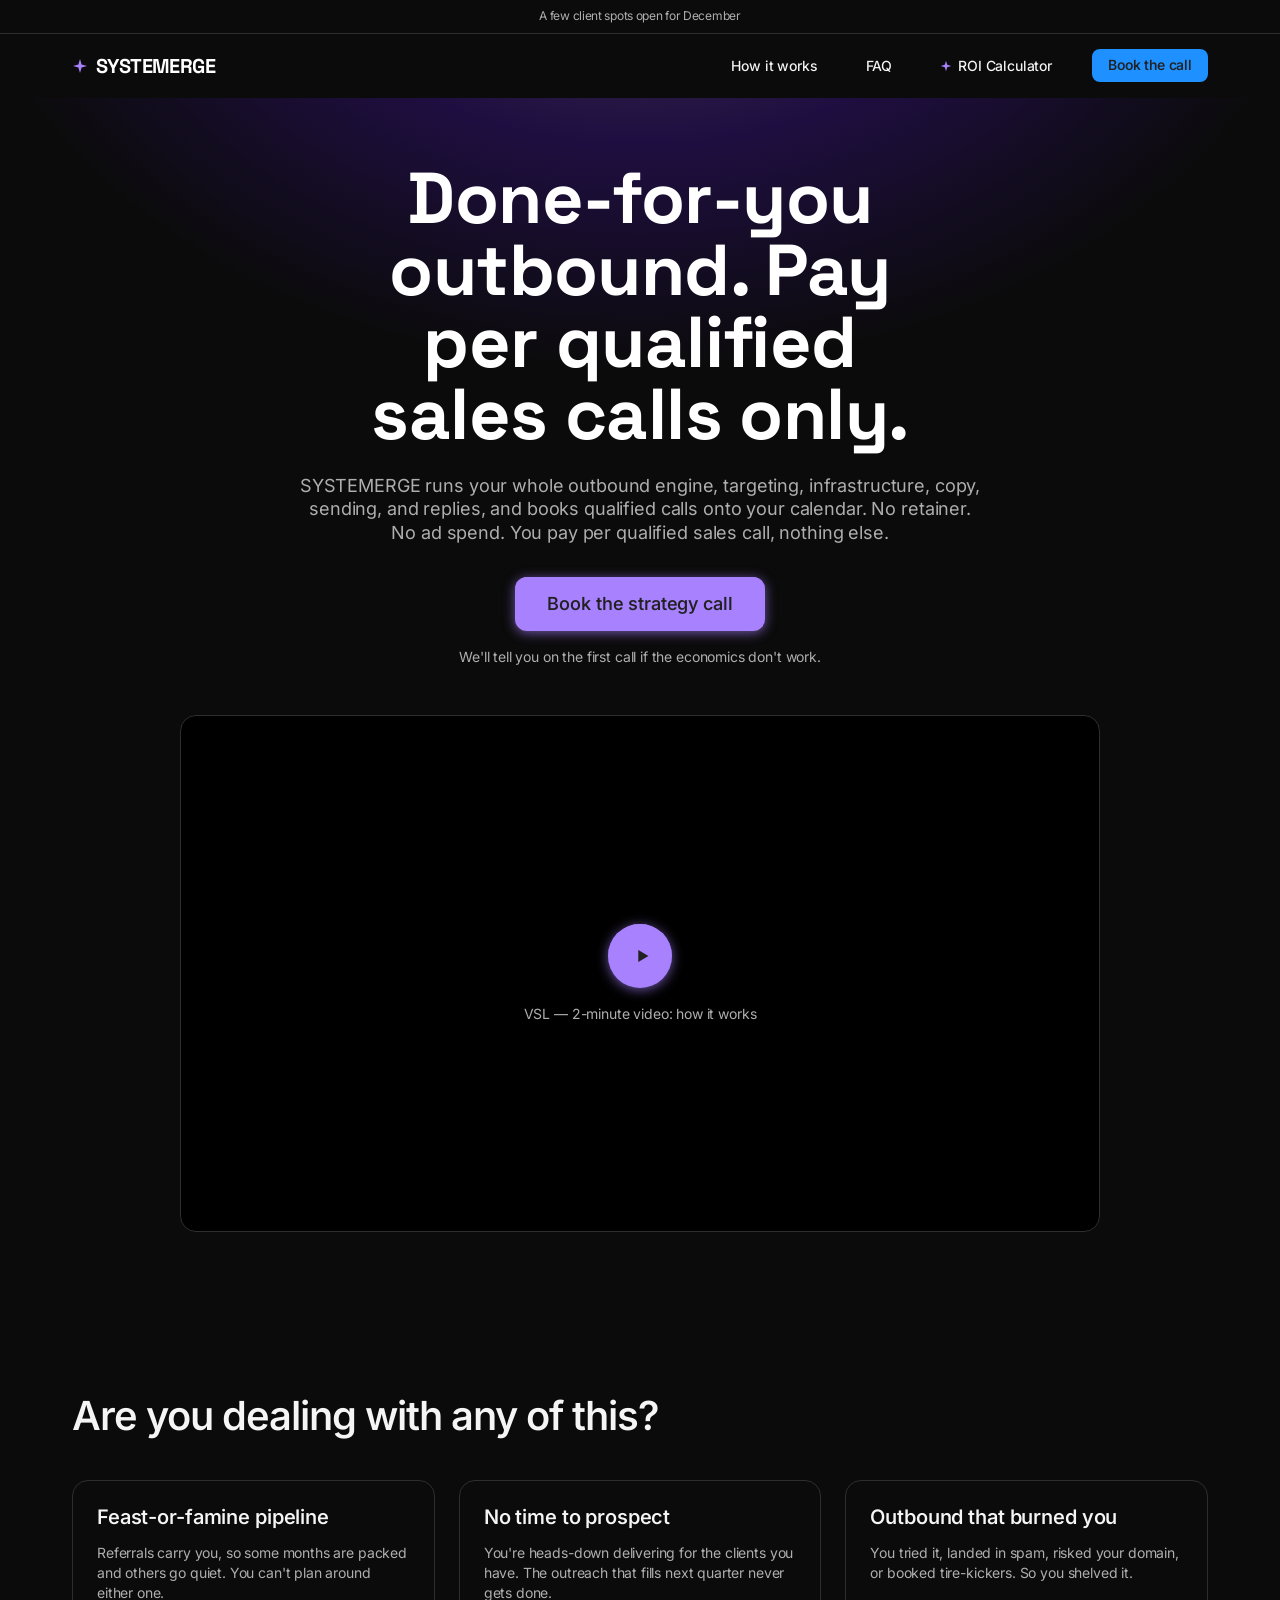
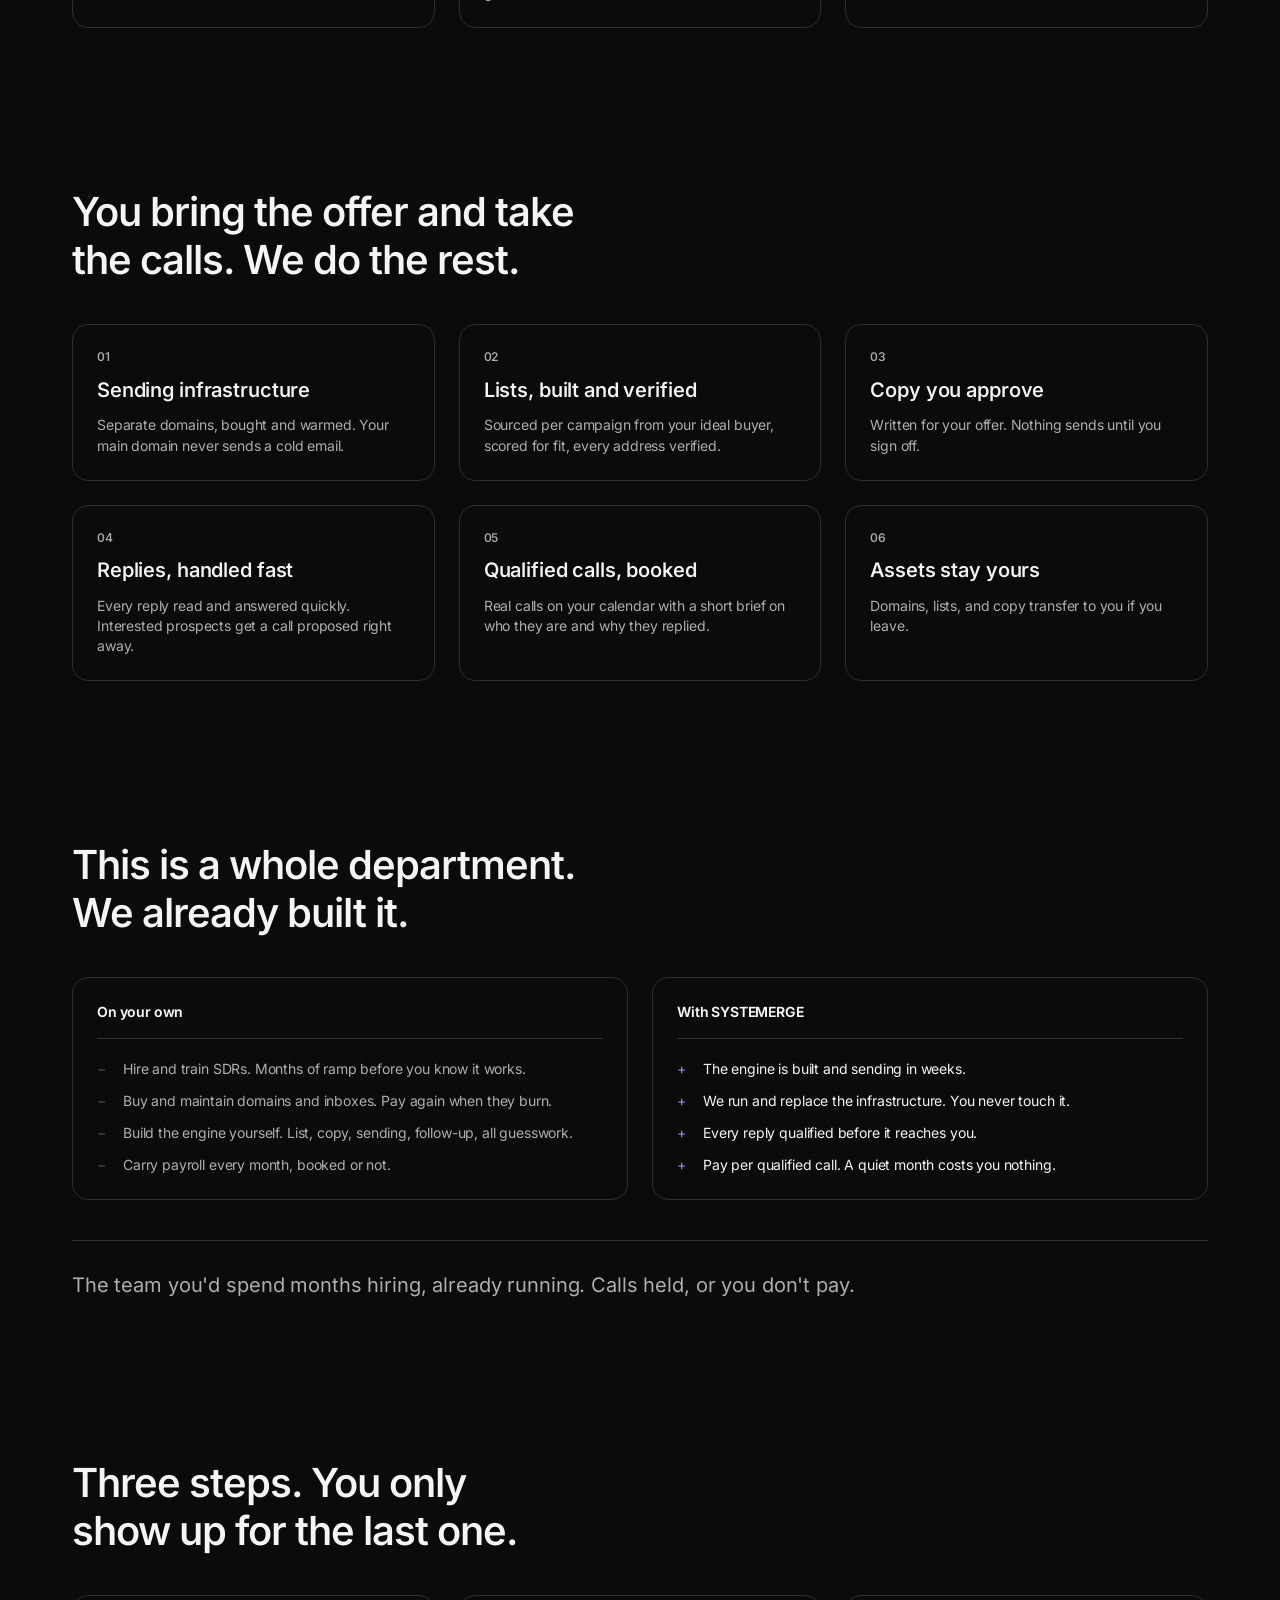
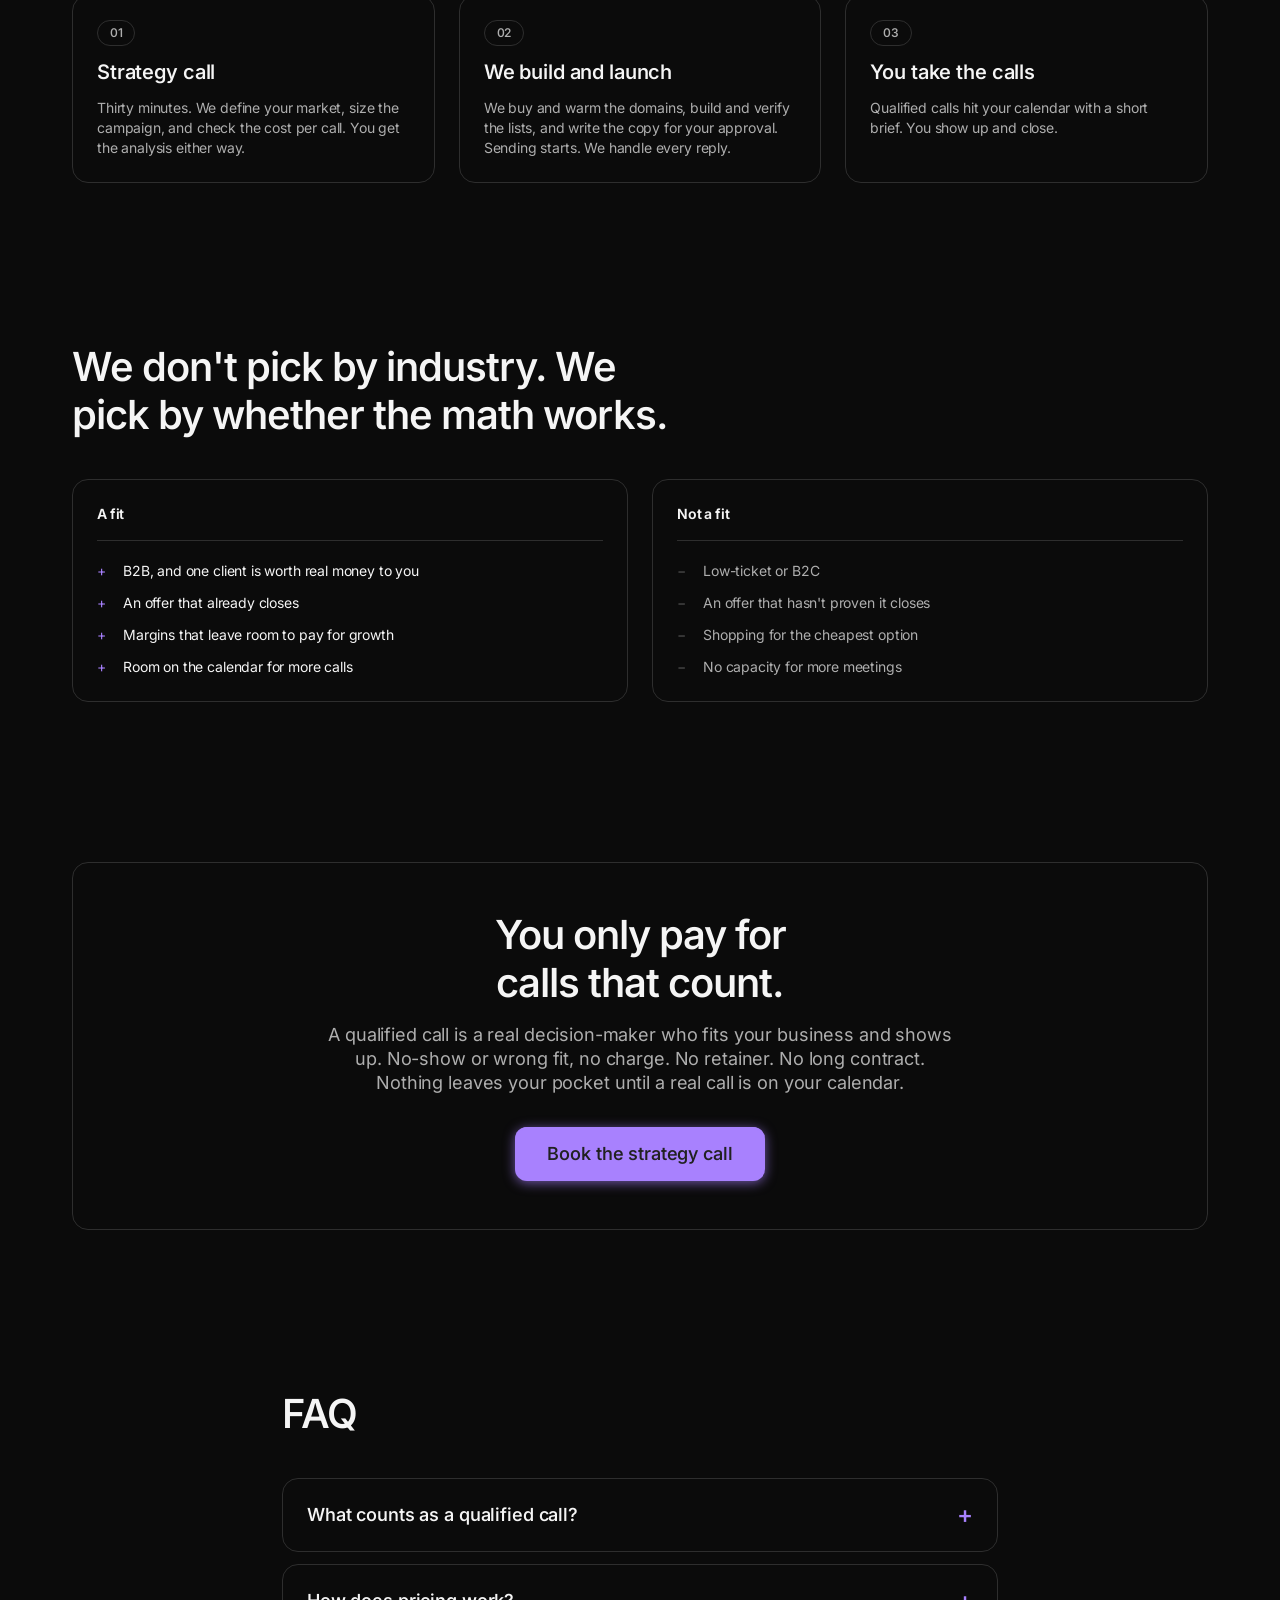
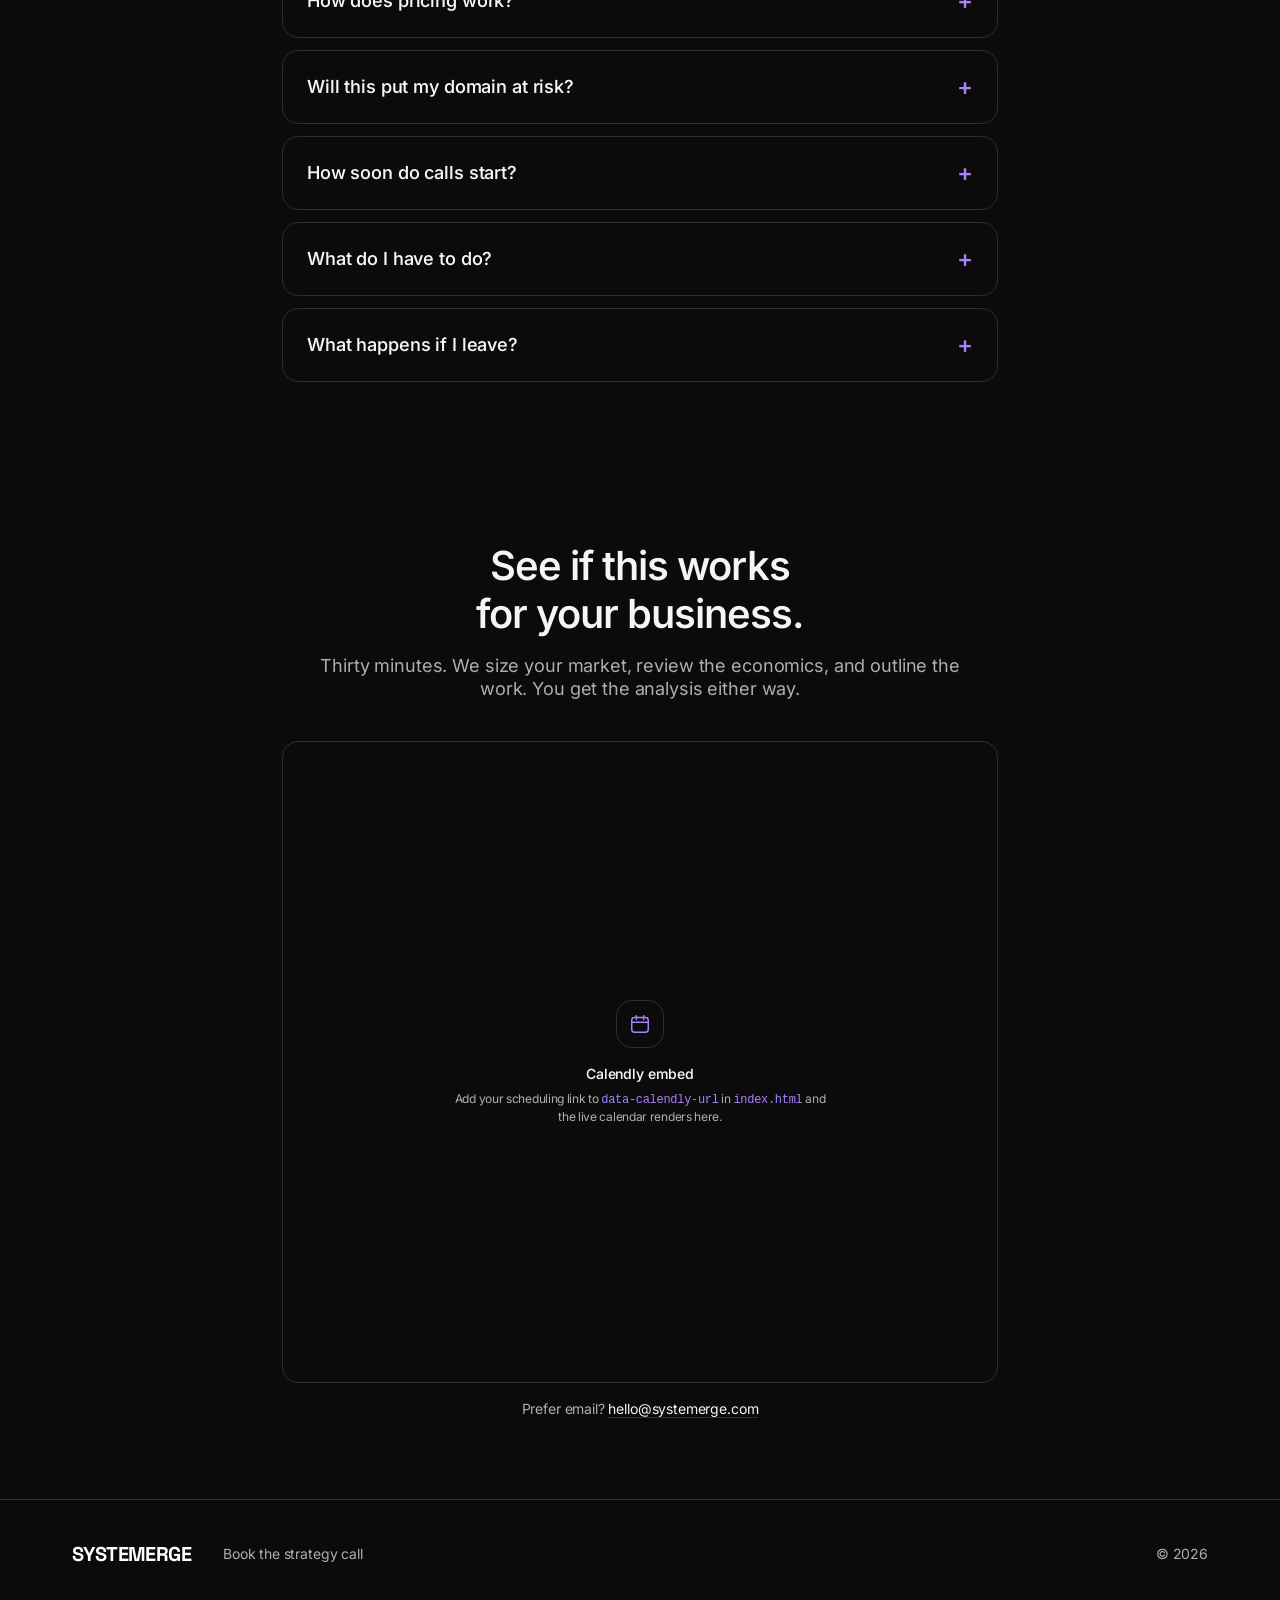
<file: index.html>
<!DOCTYPE html>
<html lang="en">
<head>
<meta charset="utf-8">
<meta name="viewport" content="width=device-width, initial-scale=1">
<title>SYSTEMERGE — Done-for-you outbound. Pay per qualified sales calls only.</title>
<meta name="description" content="SYSTEMERGE runs your whole outbound engine — targeting, infrastructure, copy, sending and replies — and books qualified calls onto your calendar. No retainer. Pay per qualified sales calls only.">
<meta name="theme-color" content="#0b0b0b">

<meta property="og:type" content="website">
<meta property="og:title" content="SYSTEMERGE — Done-for-you outbound">
<meta property="og:description" content="We run your whole outbound engine and book qualified calls onto your calendar. No retainer. Pay per qualified sales calls only.">

<link rel="icon" href="data:image/svg+xml,<svg xmlns='http://www.w3.org/2000/svg' viewBox='0 0 32 32'><rect width='32' height='32' rx='8' fill='%230b0b0b'/><path d='M16 6l2.6 7.4L26 16l-7.4 2.6L16 26l-2.6-7.4L6 16l7.4-2.6z' fill='%23a881fe'/></svg>">

<link rel="preload" href="assets/fonts/inter-latin.woff2" as="font" type="font/woff2" crossorigin>
<link rel="preload" href="assets/fonts/space-grotesk-latin.woff2" as="font" type="font/woff2" crossorigin>
<link rel="stylesheet" href="assets/styles.css">

<!-- Reveal-on-scroll starts elements at opacity 0, so gate it on JS being
     available. Without this the page renders blank when scripts are off. -->
<script>document.documentElement.classList.add("js");</script>
</head>
<body>

<a class="skip-link" href="#main">Skip to content</a>

<!-- ============================== TOP BAR ============================== -->
<div class="announce">
  <div class="container announce-inner">
    <span>A few client spots open for <span data-current-month>this month</span></span>
  </div>
</div>

<header class="site-header" id="top">
  <div class="container header-inner">
    <a class="brand" href="#top" aria-label="SYSTEMERGE — home">
      <svg class="sparkle" width="16" height="16" viewBox="0 0 32 32" fill="currentColor" aria-hidden="true">
        <path d="M16 2l3.2 10.8L30 16l-10.8 3.2L16 30l-3.2-10.8L2 16l10.8-3.2z"/>
      </svg>
      SYSTEMERGE
    </a>

    <nav class="nav" aria-label="Primary">
      <a href="#process">How it works</a>
      <a href="#faq">FAQ</a>
      <a href="roi-calculator.html">
        <svg class="sparkle" width="12" height="12" viewBox="0 0 32 32" fill="currentColor" aria-hidden="true">
          <path d="M16 2l3.2 10.8L30 16l-10.8 3.2L16 30l-3.2-10.8L2 16l10.8-3.2z"/>
        </svg>
        ROI Calculator
      </a>
      <a class="btn btn-utility" href="#book" data-book>Book the call</a>
    </nav>

    <button class="nav-toggle" type="button" aria-expanded="false" aria-controls="mobile-nav" aria-label="Open menu">
      <span></span><span></span>
    </button>
  </div>

  <nav class="mobile-nav" id="mobile-nav" aria-label="Mobile" hidden>
    <a href="#process">How it works</a>
    <a href="#faq">FAQ</a>
    <a href="roi-calculator.html">ROI Calculator</a>
    <a class="btn btn-utility" href="#book" data-book>Book the call</a>
  </nav>
</header>

<main id="main">

  <!-- ================================ HERO ================================ -->
  <section class="hero">
    <div class="container hero-inner">
      <h1 class="hero-title reveal"><span class="nowrap">Done-for-you</span> outbound. Pay per qualified sales calls only.</h1>

      <p class="hero-sub reveal">
        SYSTEMERGE runs your whole outbound engine, targeting, infrastructure, copy, sending, and
        replies, and books qualified calls onto your calendar. No retainer. No ad spend. You pay
        per qualified sales call, nothing else.
      </p>

      <div class="hero-actions reveal">
        <a class="btn btn-primary btn-lg" href="#book" data-book>Book the strategy call</a>
      </div>
      <p class="micro center reveal">We'll tell you on the first call if the economics don't work.</p>

      <!--
        VSL: drop your embed URL into data-vsl-src (YouTube / Vimeo / Loom embed URL).
        Example: data-vsl-src="https://www.youtube.com/embed/XXXXXXXXXXX"
        Leaving it empty shows the styled placeholder below.
      -->
      <div class="vsl reveal" data-vsl data-vsl-src="">
        <button class="vsl-placeholder" type="button" data-vsl-play>
          <span class="vsl-play" aria-hidden="true">
            <svg viewBox="0 0 24 24" width="22" height="22" fill="currentColor"><path d="M8 5.5v13l11-6.5-11-6.5Z"/></svg>
          </span>
          <span class="vsl-label">VSL — 2-minute video: how it works</span>
        </button>
      </div>
    </div>
  </section>

  <!-- ============================ CLIENT LOGOS ============================
       Add client logos once you have them, then delete this comment wrapper
       to make the strip visible. Until then it stays out of the page.

  <section class="logos">
    <div class="container">
      <p class="logos-label">Trusted by</p>
      <ul class="logo-strip">
        <li><img src="assets/logos/client-1.svg" alt="Client name"></li>
        <li><img src="assets/logos/client-2.svg" alt="Client name"></li>
        <li><img src="assets/logos/client-3.svg" alt="Client name"></li>
        <li><img src="assets/logos/client-4.svg" alt="Client name"></li>
      </ul>
    </div>
  </section>

  ====================================================================== -->

  <!-- ============================= PAIN POINTS ============================= -->
  <section class="section" id="pain">
    <div class="container">
      <h2 class="section-title reveal">Are you dealing with any of this?</h2>

      <div class="grid grid-3">
        <article class="card reveal">
          <h3>Feast-or-famine pipeline</h3>
          <p>Referrals carry you, so some months are packed and others go quiet. You can't plan around either one.</p>
        </article>
        <article class="card reveal">
          <h3>No time to prospect</h3>
          <p>You're heads-down delivering for the clients you have. The outreach that fills next quarter never gets done.</p>
        </article>
        <article class="card reveal">
          <h3>Outbound that burned you</h3>
          <p>You tried it, landed in spam, risked your domain, or booked tire-kickers. So you shelved it.</p>
        </article>
      </div>
    </div>
  </section>

  <!-- =============================== WHY US =============================== -->
  <section class="section" id="why">
    <div class="container">
      <h2 class="section-title reveal">You bring the offer and take the calls. We do the rest.</h2>

      <div class="grid grid-3">
        <article class="card reveal">
          <span class="card-idx">01</span>
          <h3>Sending infrastructure</h3>
          <p>Separate domains, bought and warmed. Your main domain never sends a cold email.</p>
        </article>
        <article class="card reveal">
          <span class="card-idx">02</span>
          <h3>Lists, built and verified</h3>
          <p>Sourced per campaign from your ideal buyer, scored for fit, every address verified.</p>
        </article>
        <article class="card reveal">
          <span class="card-idx">03</span>
          <h3>Copy you approve</h3>
          <p>Written for your offer. Nothing sends until you sign off.</p>
        </article>
        <article class="card reveal">
          <span class="card-idx">04</span>
          <h3>Replies, handled fast</h3>
          <p>Every reply read and answered quickly. Interested prospects get a call proposed right away.</p>
        </article>
        <article class="card reveal">
          <span class="card-idx">05</span>
          <h3>Qualified calls, booked</h3>
          <p>Real calls on your calendar with a short brief on who they are and why they replied.</p>
        </article>
        <article class="card reveal">
          <span class="card-idx">06</span>
          <h3>Assets stay yours</h3>
          <p>Domains, lists, and copy transfer to you if you leave.</p>
        </article>
      </div>
    </div>
  </section>

  <!-- ============================ BUILD VS BUY ============================ -->
  <section class="section" id="build-vs-buy">
    <div class="container">
      <h2 class="section-title reveal">This is a whole department. We already built it.</h2>

      <div class="compare">
        <article class="compare-col reveal">
          <h3 class="compare-head">On your own</h3>
          <ul class="list list-cross">
            <li>Hire and train SDRs. Months of ramp before you know it works.</li>
            <li>Buy and maintain domains and inboxes. Pay again when they burn.</li>
            <li>Build the engine yourself. List, copy, sending, follow-up, all guesswork.</li>
            <li>Carry payroll every month, booked or not.</li>
          </ul>
        </article>

        <article class="compare-col compare-hot reveal">
          <h3 class="compare-head">With SYSTEMERGE</h3>
          <ul class="list list-check">
            <li>The engine is built and sending in weeks.</li>
            <li>We run and replace the infrastructure. You never touch it.</li>
            <li>Every reply qualified before it reaches you.</li>
            <li>Pay per qualified call. A quiet month costs you nothing.</li>
          </ul>
        </article>
      </div>

      <p class="section-note reveal">
        The team you'd spend months hiring, already running. Calls held, or you don't pay.
      </p>
    </div>
  </section>

  <!-- =============================== PROCESS =============================== -->
  <section class="section" id="process">
    <div class="container">
      <h2 class="section-title reveal">Three steps. You only show up for the last one.</h2>

      <ol class="steps">
        <li class="step reveal">
          <span class="step-num">01</span>
          <h3>Strategy call</h3>
          <p>Thirty minutes. We define your market, size the campaign, and check the cost per call. You get the analysis either way.</p>
        </li>
        <li class="step reveal">
          <span class="step-num">02</span>
          <h3>We build and launch</h3>
          <p>We buy and warm the domains, build and verify the lists, and write the copy for your approval. Sending starts. We handle every reply.</p>
        </li>
        <li class="step reveal">
          <span class="step-num">03</span>
          <h3>You take the calls</h3>
          <p>Qualified calls hit your calendar with a short brief. You show up and close.</p>
        </li>
      </ol>
    </div>
  </section>

  <!-- ============================ WHO THIS IS FOR ============================ -->
  <section class="section" id="fit">
    <div class="container">
      <h2 class="section-title reveal">We don't pick by industry. We pick by whether the math works.</h2>

      <div class="compare">
        <article class="compare-col compare-hot reveal">
          <h3 class="compare-head">A fit</h3>
          <ul class="list list-check">
            <li>B2B, and one client is worth real money to you</li>
            <li>An offer that already closes</li>
            <li>Margins that leave room to pay for growth</li>
            <li>Room on the calendar for more calls</li>
          </ul>
        </article>

        <article class="compare-col reveal">
          <h3 class="compare-head">Not a fit</h3>
          <ul class="list list-cross">
            <li>Low-ticket or B2C</li>
            <li>An offer that hasn't proven it closes</li>
            <li>Shopping for the cheapest option</li>
            <li>No capacity for more meetings</li>
          </ul>
        </article>
      </div>
    </div>
  </section>

  <!-- ============================ RISK REVERSAL ============================ -->
  <section class="section" id="guarantee">
    <div class="container">
      <div class="risk reveal">
        <h2 class="risk-title">You only pay for calls that count.</h2>
        <p class="risk-body">
          A qualified call is a real decision-maker who fits your business and shows up. No-show or
          wrong fit, no charge. No retainer. No long contract. Nothing leaves your pocket until a
          real call is on your calendar.
        </p>
        <a class="btn btn-primary btn-lg" href="#book" data-book>Book the strategy call</a>
      </div>
    </div>
  </section>

  <!-- ================================= FAQ ================================= -->
  <section class="section" id="faq">
    <div class="container container-narrow">
      <h2 class="section-title reveal">FAQ</h2>

      <div class="faq">
        <details class="faq-item reveal">
          <summary>What counts as a qualified call?</summary>
          <div class="faq-body">
            <p>A real decision-maker at a company that matches the profile we agree on, and who shows up. If a booked call doesn't fit, you flag it and it doesn't count. We only bill for calls that are held.</p>
          </div>
        </details>

        <details class="faq-item reveal">
          <summary>How does pricing work?</summary>
          <div class="faq-body">
            <p>Performance-based. You pay per qualified call, not a retainer, plus a small setup fee that covers your domains and inboxes. Exact numbers depend on your market and what a client is worth to you. We set them on the call.</p>
          </div>
        </details>

        <details class="faq-item reveal">
          <summary>Will this put my domain at risk?</summary>
          <div class="faq-body">
            <p>No. Your main domain never sends. We run separate warmed domains with conservative limits and daily monitoring.</p>
          </div>
        </details>

        <details class="faq-item reveal">
          <summary>How soon do calls start?</summary>
          <div class="faq-body">
            <p>Two to three weeks to build and warm everything. Then sending begins. Interested replies come in the first weeks, calls shortly after.</p>
          </div>
        </details>

        <details class="faq-item reveal">
          <summary>What do I have to do?</summary>
          <div class="faq-body">
            <p>A short onboarding call, then approve the copy and lists. After that, you take the calls.</p>
          </div>
        </details>

        <details class="faq-item reveal">
          <summary>What happens if I leave?</summary>
          <div class="faq-body">
            <p>You keep the assets. Domains, lists, and copy transfer to you.</p>
          </div>
        </details>
      </div>
    </div>
  </section>

  <!-- =============================== BOOKING =============================== -->
  <section class="section section-center" id="book">
    <div class="container container-narrow">
      <h2 class="section-title reveal">See if this works for your business.</h2>
      <p class="section-sub reveal">
        Thirty minutes. We size your market, review the economics, and outline the work.
        You get the analysis either way.
      </p>

      <!--
        CALENDLY: paste your scheduling link into data-calendly-url below, e.g.
        data-calendly-url="https://calendly.com/systemerge/strategy-call"
        Leaving it empty shows the styled placeholder instead.
      -->
      <div class="calendly reveal" data-calendly data-calendly-url="">
        <div class="calendly-placeholder">
          <span class="calendly-icon" aria-hidden="true">
            <svg viewBox="0 0 24 24" width="22" height="22" fill="none" stroke="currentColor" stroke-width="1.6" stroke-linecap="round">
              <rect x="3" y="5" width="18" height="16" rx="3"></rect>
              <path d="M8 3v4M16 3v4M3 10h18"></path>
            </svg>
          </span>
          <p class="calendly-title">Calendly embed</p>
          <p class="calendly-note">Add your scheduling link to <code>data-calendly-url</code> in <code>index.html</code> and the live calendar renders here.</p>
        </div>
      </div>

      <p class="micro center reveal">
        Prefer email? <a href="mailto:hello@systemerge.com" data-contact-email>hello@systemerge.com</a>
      </p>
    </div>
  </section>

</main>

<!-- ================================ FOOTER ================================ -->
<footer class="site-footer">
  <div class="container footer-inner">
    <a class="brand" href="#top">SYSTEMERGE</a>
    <a href="#book" data-book>Book the strategy call</a>
    <p class="copyright">&copy; <span data-current-year>2026</span></p>
  </div>
</footer>

<script src="assets/main.js" defer></script>
</body>
</html>
</file>
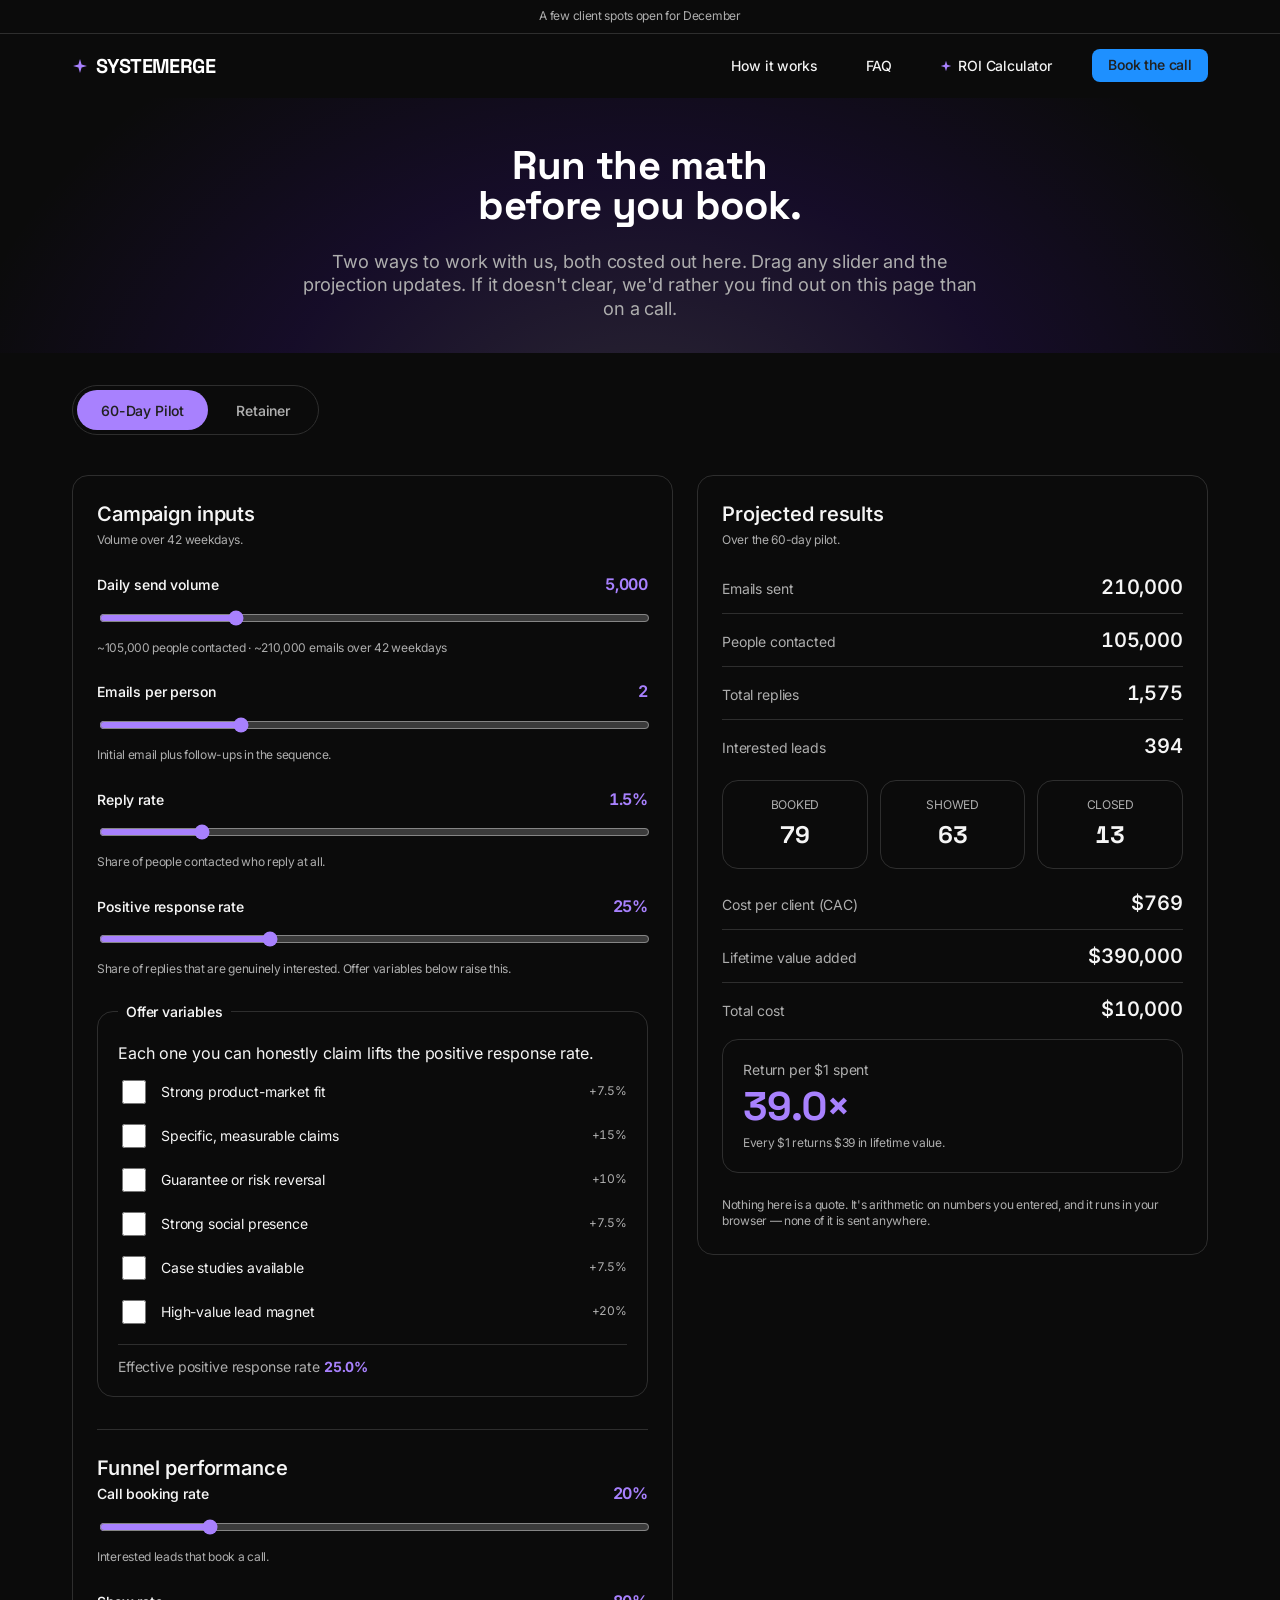
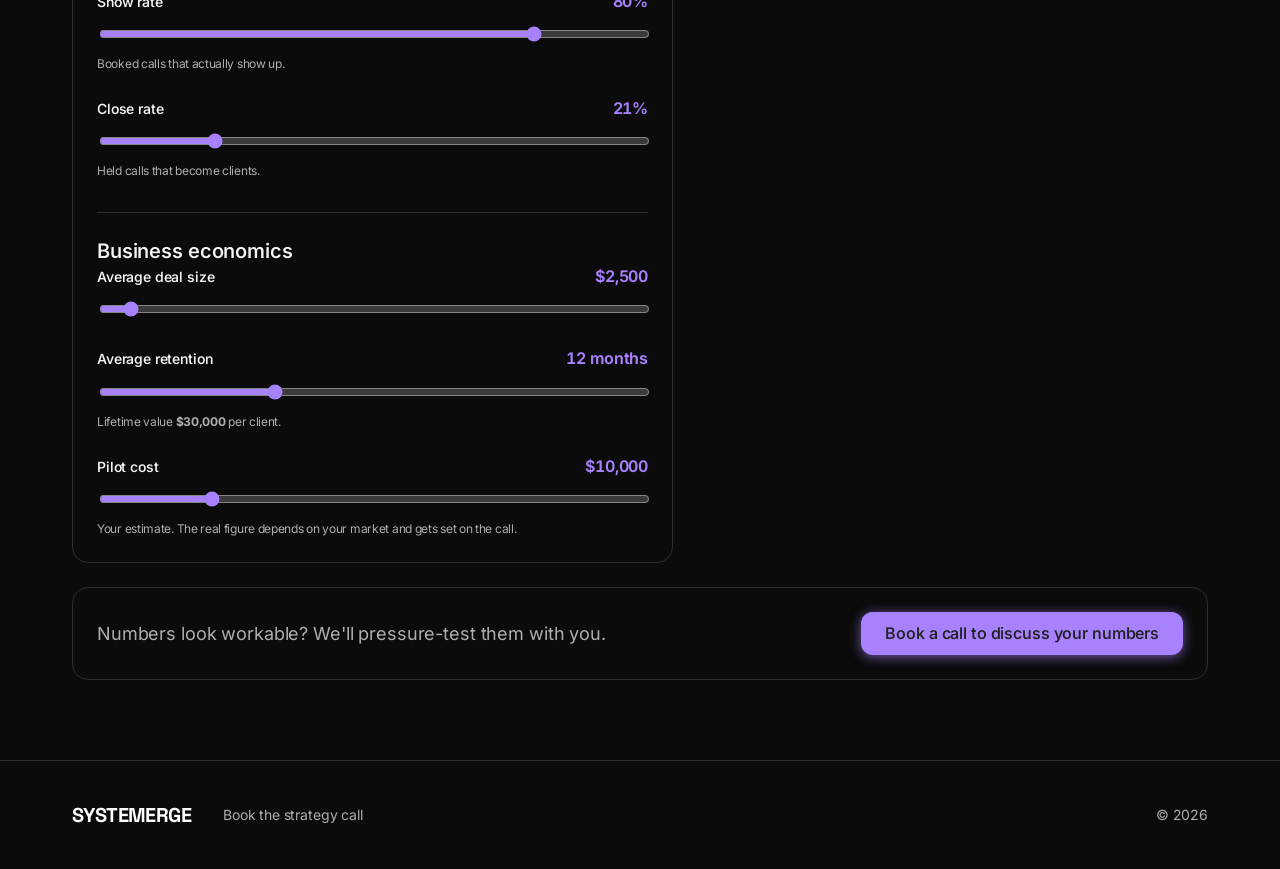
<file: roi-calculator.html>
<!DOCTYPE html>
<html lang="en">
<head>
<meta charset="utf-8">
<meta name="viewport" content="width=device-width, initial-scale=1">
<title>SYSTEMERGE — ROI calculator</title>
<meta name="description" content="Project the outbound economics before you book. Two modes — a 60-day pilot and an ongoing retainer — with every figure on a slider. Runs entirely in your browser.">
<meta name="theme-color" content="#0b0b0b">

<meta property="og:type" content="website">
<meta property="og:title" content="SYSTEMERGE — ROI calculator">
<meta property="og:description" content="Put your own numbers in and see whether outbound clears before you book a call.">

<link rel="icon" href="data:image/svg+xml,<svg xmlns='http://www.w3.org/2000/svg' viewBox='0 0 32 32'><rect width='32' height='32' rx='8' fill='%230b0b0b'/><path d='M16 6l2.6 7.4L26 16l-7.4 2.6L16 26l-2.6-7.4L6 16l7.4-2.6z' fill='%23a881fe'/></svg>">

<link rel="preload" href="assets/fonts/inter-latin.woff2" as="font" type="font/woff2" crossorigin>
<link rel="preload" href="assets/fonts/space-grotesk-latin.woff2" as="font" type="font/woff2" crossorigin>
<link rel="stylesheet" href="assets/styles.css">

<!-- Reveal-on-scroll starts elements at opacity 0, so gate it on JS being
     available. Without this the page renders blank when scripts are off. -->
<script>document.documentElement.classList.add("js");</script>
</head>
<body>

<a class="skip-link" href="#main">Skip to content</a>

<!-- ============================== TOP BAR ============================== -->
<div class="announce">
  <div class="container announce-inner">
    <span>A few client spots open for <span data-current-month>this month</span></span>
  </div>
</div>

<header class="site-header" id="top">
  <div class="container header-inner">
    <a class="brand" href="index.html" aria-label="SYSTEMERGE — home">
      <svg class="sparkle" width="16" height="16" viewBox="0 0 32 32" fill="currentColor" aria-hidden="true">
        <path d="M16 2l3.2 10.8L30 16l-10.8 3.2L16 30l-3.2-10.8L2 16l10.8-3.2z"/>
      </svg>
      SYSTEMERGE
    </a>

    <nav class="nav" aria-label="Primary">
      <a href="index.html#process">How it works</a>
      <a href="index.html#faq">FAQ</a>
      <a href="#roi">
        <svg class="sparkle" width="12" height="12" viewBox="0 0 32 32" fill="currentColor" aria-hidden="true">
          <path d="M16 2l3.2 10.8L30 16l-10.8 3.2L16 30l-3.2-10.8L2 16l10.8-3.2z"/>
        </svg>
        ROI Calculator
      </a>
      <a class="btn btn-utility" href="index.html#book" data-book>Book the call</a>
    </nav>

    <button class="nav-toggle" type="button" aria-expanded="false" aria-controls="mobile-nav" aria-label="Open menu">
      <span></span><span></span>
    </button>
  </div>

  <nav class="mobile-nav" id="mobile-nav" aria-label="Mobile" hidden>
    <a href="index.html#process">How it works</a>
    <a href="index.html#faq">FAQ</a>
    <a href="#roi">ROI Calculator</a>
    <a class="btn btn-utility" href="index.html#book" data-book>Book the call</a>
  </nav>
</header>

<main id="main">

  <!-- ============================== PAGE HERO ============================== -->
  <section class="hero hero--page">
    <div class="container hero-inner">
      <h1 class="hero-title hero-title--page reveal">Run the math before you book.</h1>
      <p class="hero-sub reveal">
        Two ways to work with us, both costed out here. Drag any slider and the projection
        updates. If it doesn't clear, we'd rather you find out on this page than on a call.
      </p>
    </div>
  </section>

  <!-- ============================ ROI CALCULATOR ============================
       Two modes: a 60-day pilot and an ongoing retainer. Every figure is the
       visitor's own input, driven by sliders. Runs entirely in the browser —
       nothing is transmitted, and no number here is a SYSTEMERGE quote.
  -->
  <section class="section section--tight" id="roi">
    <div class="container">
            <div class="calc-modes reveal" role="tablist" aria-label="Calculator mode">
        <button class="calc-mode is-active" type="button" role="tab" aria-selected="true"
                id="tab-pilot" aria-controls="roi-panel" data-mode="pilot">60-Day Pilot</button>
        <button class="calc-mode" type="button" role="tab" aria-selected="false"
                id="tab-retainer" aria-controls="roi-panel" data-mode="retainer">Retainer</button>
      </div>

      <div class="calc" id="roi-panel" role="tabpanel" aria-labelledby="tab-pilot">

        <!-- ------------------------------- inputs ------------------------------ -->
        <div class="calc-panel reveal">
          <h3 class="calc-h">Campaign inputs</h3>
          <p class="calc-note" data-roi-window>Volume over 42 weekdays.</p>

          <div class="field">
            <label for="roi-daily">Daily send volume<output data-out="daily">5,000</output></label>
            <input type="range" id="roi-daily" min="250" max="20000" step="250" value="5000">
            <span class="hint" data-roi-reach></span>
          </div>

          <div class="field">
            <label for="roi-steps">Emails per person<output data-out="steps">2</output></label>
            <input type="range" id="roi-steps" min="1" max="5" step="1" value="2">
            <span class="hint">Initial email plus follow-ups in the sequence.</span>
          </div>

          <div class="field">
            <label for="roi-reply">Reply rate<output data-out="reply">1.5%</output></label>
            <input type="range" id="roi-reply" min="0.1" max="8" step="0.1" value="1.5">
            <span class="hint">Share of people contacted who reply at all.</span>
          </div>

          <div class="field">
            <label for="roi-positive">Positive response rate<output data-out="positive">25%</output></label>
            <input type="range" id="roi-positive" min="1" max="80" step="1" value="25">
            <span class="hint">Share of replies that are genuinely interested. Offer variables below raise this.</span>
          </div>

          <fieldset class="calc-vars">
            <legend>Offer variables</legend>
            <p class="hint">Each one you can honestly claim lifts the positive response rate.</p>
            <label class="var"><input type="checkbox" data-var="7.5"><span>Strong product-market fit</span><em>+7.5%</em></label>
            <label class="var"><input type="checkbox" data-var="15"><span>Specific, measurable claims</span><em>+15%</em></label>
            <label class="var"><input type="checkbox" data-var="10"><span>Guarantee or risk reversal</span><em>+10%</em></label>
            <label class="var"><input type="checkbox" data-var="7.5"><span>Strong social presence</span><em>+7.5%</em></label>
            <label class="var"><input type="checkbox" data-var="7.5"><span>Case studies available</span><em>+7.5%</em></label>
            <label class="var"><input type="checkbox" data-var="20"><span>High-value lead magnet</span><em>+20%</em></label>
            <p class="calc-effective">Effective positive response rate <strong data-roi-effective>25.0%</strong></p>
          </fieldset>

          <h3 class="calc-h calc-h--sep">Funnel performance</h3>

          <div class="field">
            <label for="roi-book">Call booking rate<output data-out="book">20%</output></label>
            <input type="range" id="roi-book" min="1" max="100" step="1" value="20">
            <span class="hint">Interested leads that book a call.</span>
          </div>

          <div class="field">
            <label for="roi-show">Show rate<output data-out="show">80%</output></label>
            <input type="range" id="roi-show" min="1" max="100" step="1" value="80">
            <span class="hint">Booked calls that actually show up.</span>
          </div>

          <div class="field">
            <label for="roi-close">Close rate<output data-out="close">21%</output></label>
            <input type="range" id="roi-close" min="1" max="100" step="1" value="21">
            <span class="hint">Held calls that become clients.</span>
          </div>

          <h3 class="calc-h calc-h--sep">Business economics</h3>

          <div class="field">
            <label for="roi-deal">Average deal size<output data-out="deal">$2,500</output></label>
            <input type="range" id="roi-deal" min="250" max="50000" step="250" value="2500">
          </div>

          <div class="field">
            <label for="roi-retention">Average retention<output data-out="retention">12 months</output></label>
            <input type="range" id="roi-retention" min="1" max="36" step="1" value="12">
            <span class="hint">Lifetime value <strong data-roi-ltv>$30,000</strong> per client.</span>
          </div>

          <div class="field">
            <label for="roi-cost"><span data-roi-costlabel>Pilot cost</span><output data-out="cost">$10,000</output></label>
            <input type="range" id="roi-cost" min="250" max="50000" step="50" value="10000">
            <span class="hint">Your estimate. The real figure depends on your market and gets set on the call.</span>
          </div>
        </div>

        <!-- ------------------------------ results ------------------------------ -->
        <div class="calc-panel reveal">
          <h3 class="calc-h">Projected results</h3>
          <p class="calc-note" data-roi-basis>Over the 60-day pilot.</p>

          <dl class="calc-out" aria-live="polite">
            <div class="calc-row"><dt>Emails sent</dt><dd data-roi-emails>210,000</dd></div>
            <div class="calc-row"><dt>People contacted</dt><dd data-roi-people>105,000</dd></div>
            <div class="calc-row"><dt>Total replies</dt><dd data-roi-replies>1,575</dd></div>
            <div class="calc-row"><dt>Interested leads</dt><dd data-roi-interested>394</dd></div>
          </dl>

          <div class="calc-funnel">
            <div class="fstat"><span>Booked</span><strong data-roi-booked>79</strong></div>
            <div class="fstat"><span>Showed</span><strong data-roi-showed>63</strong></div>
            <div class="fstat"><span>Closed</span><strong data-roi-closed>13</strong></div>
          </div>

          <dl class="calc-out">
            <div class="calc-row"><dt>Cost per client (CAC)</dt><dd data-roi-cac>$769</dd></div>
            <div class="calc-row"><dt>Lifetime value added</dt><dd data-roi-added>$390,000</dd></div>
            <div class="calc-row"><dt>Total cost</dt><dd data-roi-spend>$10,000</dd></div>
          </dl>

          <div class="calc-hero" data-roi-state>
            <dt>Return per $1 spent</dt>
            <dd data-roi-multiple>39.0&times;</dd>
            <p class="calc-sub" data-roi-verdict></p>
          </div>

          <p class="calc-foot">
            Nothing here is a quote. It's arithmetic on numbers you entered, and it runs in your
            browser — none of it is sent anywhere.
          </p>
        </div>
      </div>

      <!-- Retainer only: what the same inputs compound to over a year. -->
      <div class="calc-traj reveal" data-roi-traj hidden>
        <h3 class="calc-h">12-month trajectory (cumulative)</h3>
        <div class="traj-scroll">
          <table class="traj">
            <caption class="sr-only">Cumulative emails, calls booked, clients closed and revenue by month</caption>
            <thead>
              <tr><th scope="col">Month</th><th scope="col">Emails</th><th scope="col">Booked</th><th scope="col">Closed</th><th scope="col">Revenue</th></tr>
            </thead>
            <tbody data-roi-tbody></tbody>
          </table>
        </div>
      </div>

      <div class="calc-cta reveal">
        <p>Numbers look workable? We'll pressure-test them with you.</p>
        <a class="btn btn-primary" href="index.html#book" data-book>Book a call to discuss your numbers</a>
      </div>
    </div>
  </section>
</main>

<!-- ================================ FOOTER ================================ -->
<footer class="site-footer">
  <div class="container footer-inner">
    <a class="brand" href="index.html">SYSTEMERGE</a>
    <a href="index.html#book" data-book>Book the strategy call</a>
    <p class="copyright">&copy; <span data-current-year>2026</span></p>
  </div>
</footer>

<script src="assets/main.js" defer></script>
</body>
</html>
</file>
<file: assets/styles.css>
/* =============================================================================
   SYSTEMERGE — landing page
   -----------------------------------------------------------------------------
   Built on the Uizard style reference: "violet aurora over obsidian — a single
   charged accent glowing against an ink-dark product canvas."

   System rules this file obeys:
     · Obsidian (#0b0b0b) is the canvas everywhere. No alternating bands —
       variation comes from card presence and the hero bloom alone.
     · Violet Glow (#a881fe) is reserved for the primary action, the sparkle
       indicator and the hero glow origin. Nothing else.
     · Signal Blue (#1e90ff) is the nav utility action only, and never shares a
       surface with the violet.
     · Cards are 1px Graphite hairlines at 16px radius — outlines, not panels.
       No drop shadows on cards.
     · The radius scale stays plural: 16px cards, 12px buttons, 8px inputs,
       9999px pills. It must never collapse to one value.
     · The violet outer glow belongs to the primary CTA and nothing else.
     · Display type is the one hero moment; the body face carries everything
       below 40px.
   ========================================================================== */

/* ============================== Webfonts ==================================
   Satoshi and Clash Grotesk are commercial. The reference names Inter as the
   Satoshi substitute and Space Grotesk Bold for Clash Grotesk. Both are
   self-hosted, so the page makes no third-party font request.
   ========================================================================== */

@font-face {
  font-family: "Inter";
  font-style: normal;
  font-weight: 300 700;
  font-display: swap;
  src: url("fonts/inter-latin.woff2") format("woff2");
  unicode-range: U+0000-00FF, U+0131, U+0152-0153, U+02BB-02BC, U+02C6, U+02DA,
                 U+02DC, U+0304, U+0308, U+0329, U+2000-206F, U+20AC, U+2122,
                 U+2191, U+2193, U+2212, U+2215, U+FEFF, U+FFFD;
}
@font-face {
  font-family: "Inter";
  font-style: normal;
  font-weight: 300 700;
  font-display: swap;
  src: url("fonts/inter-latin-ext.woff2") format("woff2");
  unicode-range: U+0100-02BA, U+02BD-02C5, U+02C7-02CC, U+02CE-02D7, U+02DD-02FF,
                 U+1D00-1DBF, U+1E00-1E9F, U+1EF2-1EFF, U+2020, U+20A0-20AB,
                 U+20AD-20C0, U+2113, U+2C60-2C7F, U+A720-A7FF;
}
@font-face {
  font-family: "Space Grotesk";
  font-style: normal;
  font-weight: 700;
  font-display: swap;
  src: url("fonts/space-grotesk-latin.woff2") format("woff2");
  unicode-range: U+0000-00FF, U+0131, U+0152-0153, U+02BB-02BC, U+02C6, U+02DA,
                 U+02DC, U+0304, U+0308, U+0329, U+2000-206F, U+20AC, U+2122,
                 U+2191, U+2193, U+2212, U+2215, U+FEFF, U+FFFD;
}
@font-face {
  font-family: "Space Grotesk";
  font-style: normal;
  font-weight: 700;
  font-display: swap;
  src: url("fonts/space-grotesk-latin-ext.woff2") format("woff2");
  unicode-range: U+0100-02BA, U+02BD-02C5, U+02C7-02CC, U+02CE-02D7, U+02DD-02FF,
                 U+1D00-1DBF, U+1E00-1E9F, U+1EF2-1EFF, U+2020, U+20A0-20AB,
                 U+20AD-20C0, U+2113, U+2C60-2C7F, U+A720-A7FF;
}

/* =============================== Tokens =================================== */

:root {
  /* Palette — verbatim from the reference ------------------------------- */
  --color-violet-glow:  #a881fe;
  --color-deep-iris:    #6419ff;
  --color-soft-lilac:   #ccb2ff;
  --color-signal-blue:  #1e90ff;
  --color-obsidian:     #0b0b0b;
  --color-void-black:   #000000;
  --color-graphite:     #2e2e2e;
  --color-carbon:       #212121;
  --color-slate:        #525252;
  --color-frost:        #f5f5f5;
  --color-pure-white:   #ffffff;
  --color-pewter:       #aeaeae;

  /* Deviation: the palette's darkest greys top out at 2.52:1 on Obsidian,
     under the 3:1 non-text floor. Card hairlines can live there because a
     card's content carries it, but a form control's border IS its affordance,
     so inputs use this neutral at 3.13:1. */
  --color-input-border: #606060;

  /* Semantic roles -------------------------------------------------------- */
  --canvas:     var(--color-obsidian);
  --text:       var(--color-frost);
  --text-hi:    var(--color-pure-white);
  --text-muted: var(--color-pewter);
  --hairline:   var(--color-graphite);

  /* Type ------------------------------------------------------------------ */
  --font-body:    "Inter", ui-sans-serif, system-ui, -apple-system,
                  BlinkMacSystemFont, "Segoe UI", Roboto, sans-serif;
  --font-display: "Space Grotesk", var(--font-body);

  /* The half-step weights are the system's signature. */
  --w-400: 400;
  --w-480: 480;
  --w-540: 540;
  --w-560: 560;
  --w-640: 640;

  /* Scale — reference sizes, made fluid so they hold on small screens. */
  --text-caption:     12px;
  --text-body-sm:     14px;
  --text-body:        16px;
  --text-subheading:  18px;
  --text-heading-sm:  20px;
  --text-heading:     24px;
  --text-heading-lg:  clamp(28px, 2.2vw + 20px, 40px);
  --text-display:     clamp(38px, 5vw + 16px, 72px);

  --tk-caption:    -0.3px;
  --tk-body-sm:    -0.154px;
  --tk-body:       -0.128px;
  --tk-subheading: -0.126px;
  --tk-heading:    -0.12px;
  --tk-heading-lg: -1px;
  --tk-display:    -0.008em;

  /* Space — 4px base unit ------------------------------------------------- */
  --space-4:   4px;
  --space-8:   8px;
  --space-12: 12px;
  --space-16: 16px;
  --space-20: 20px;
  --space-24: 24px;
  --space-32: 32px;
  --space-40: 40px;
  --space-48: 48px;
  --space-64: 64px;
  --space-120: 120px;

  --page-max:    1200px;
  --page-narrow: 780px;
  --section-gap: clamp(56px, 7vw, 80px);
  --gutter:      clamp(20px, 4vw, 32px);
  --card-pad:    var(--space-24);
  --element-gap: var(--space-12);

  /* Shape — plural by design. -------------------------------------------- */
  --radius-input:  8px;
  --radius-button: 12px;
  --radius-card:   16px;
  --radius-pill:   9999px;

  /* The violet emission belongs to the primary CTA alone. */
  --glow-cta: rgba(168, 129, 254, 0.64) 0px 2px 12px 0px,
              rgb(168, 129, 254) 0px 1px 1px 0px inset;
  --shadow-panel: rgba(3, 3, 3, 0.12) 0px 12px 30px -4px;

  --dur: 160ms;
}

/* ================================ Base ==================================== */

*, *::before, *::after { box-sizing: border-box; }

html {
  scroll-behavior: smooth;
  scroll-padding-top: 88px;
  -webkit-text-size-adjust: 100%;
}

body {
  margin: 0;
  background: var(--canvas);
  color: var(--text);
  font-family: var(--font-body);
  font-size: var(--text-body);
  font-weight: var(--w-400);
  line-height: 1.4;
  letter-spacing: var(--tk-body);
  -webkit-font-smoothing: antialiased;
}

h1, h2, h3 { margin: 0; font-weight: var(--w-560); }
p { margin: 0; }
ul, ol { margin: 0; padding: 0; list-style: none; }
a { color: inherit; text-decoration: none; }
img, svg { max-width: 100%; display: block; }

::selection { background: var(--color-violet-glow); color: var(--color-carbon); }

:focus-visible {
  outline: 3px solid var(--color-violet-glow);
  outline-offset: 3px;
  border-radius: var(--radius-input);
}

.skip-link {
  position: absolute;
  left: -9999px;
  top: 0;
  z-index: 100;
  padding: var(--space-12) var(--space-16);
  background: var(--color-violet-glow);
  color: var(--color-carbon);
  border-radius: var(--radius-button);
}
.skip-link:focus { left: var(--space-16); top: var(--space-16); }

.container {
  width: 100%;
  max-width: var(--page-max);
  margin-inline: auto;
  padding-inline: var(--gutter);
}
.container-narrow { max-width: var(--page-narrow); }

/* Four-point sparkle — the AI/automation indicator. */
.sparkle { color: var(--color-violet-glow); flex: none; }

/* ============================== Buttons =================================== */

.btn {
  display: inline-flex;
  align-items: center;
  justify-content: center;
  gap: var(--space-8);
  padding: var(--space-12) var(--space-24);
  border: 0;
  border-radius: var(--radius-button);
  font-family: var(--font-body);
  font-size: var(--text-body);
  font-weight: var(--w-540);
  letter-spacing: var(--tk-body);
  line-height: 1.2;
  white-space: nowrap;
  cursor: pointer;
  transition: background-color var(--dur) ease-out, filter var(--dur) ease-out;
}

/* The signature component: violet fill that appears to emit light.
   Deviation: the reference specifies a white label, but white on #a881fe is
   2.90:1 — below AA on the page's most important control. Carbon reaches
   5.55:1, and the reference's own prompt guide already pairs #212121 with a
   filled action, so dark-on-accent is in the system's vocabulary. */
.btn-primary {
  background: var(--color-violet-glow);
  color: var(--color-carbon);
  box-shadow: var(--glow-cta);
}
.btn-primary:hover { filter: brightness(1.08); }

/* Nav utility only — never shares a surface with the violet. */
.btn-utility {
  padding: var(--space-8) var(--space-16);
  background: var(--color-signal-blue);
  color: var(--color-carbon);
  border-radius: var(--radius-input);
  font-size: var(--text-body-sm);
  letter-spacing: var(--tk-body-sm);
}
.btn-utility:hover { filter: brightness(1.08); }

.btn-ghost {
  background: transparent;
  border: 1px solid var(--hairline);
  color: var(--text);
}
.btn-ghost:hover { border-color: var(--color-input-border); }

.btn-lg { padding: var(--space-16) var(--space-32); font-size: var(--text-subheading); }

/* ============================ Announcement ================================ */

.announce {
  border-bottom: 1px solid var(--hairline);
}
.announce-inner {
  display: flex;
  align-items: center;
  justify-content: center;
  gap: var(--space-8);
  padding: var(--space-8) var(--gutter);
  font-size: var(--text-caption);
  letter-spacing: var(--tk-caption);
  line-height: 1.38;
  color: var(--text-muted);
  text-align: center;
}

/* ============================== Header ====================================
   64px bar, not sticky — it separates from content via the canvas itself.
   ========================================================================== */

.site-header { background: var(--canvas); }

.header-inner {
  display: flex;
  align-items: center;
  justify-content: space-between;
  gap: var(--space-24);
  height: 64px;
}

.brand {
  display: inline-flex;
  align-items: center;
  gap: var(--space-8);
  color: var(--color-pure-white);
  /* Matches the supplied wordmark: heavy, wide, tightly set caps. A logo is a
     brand asset, so it sits outside the type scale — the display face being
     hero-only governs headings, not the mark. */
  font-family: var(--font-display);
  font-size: var(--text-heading-sm);
  font-weight: 700;
  letter-spacing: -0.03em;
  text-transform: uppercase;
}

.nav { display: flex; align-items: center; gap: var(--space-32); }
.nav a:not(.btn) {
  display: inline-flex;
  align-items: center;
  gap: 6px;
  padding-block: 6px;
  padding-inline: var(--space-8);
  min-height: 24px;
  color: var(--text);
  font-size: var(--text-body-sm);
  font-weight: var(--w-480);
  letter-spacing: var(--tk-body-sm);
  transition: color var(--dur) ease-out;
}
.nav a:not(.btn):hover { color: var(--color-pure-white); }

.nav-toggle {
  display: none;
  flex-direction: column;
  justify-content: center;
  gap: 5px;
  width: 44px;
  height: 44px;
  padding: 0 11px;
  background: transparent;
  border: 1px solid var(--color-input-border);
  border-radius: var(--radius-input);
  cursor: pointer;
}
.nav-toggle span { height: 1px; background: var(--text); transition: transform var(--dur) ease-out; }
.nav-toggle[aria-expanded="true"] span:first-child { transform: translateY(3px) rotate(45deg); }
.nav-toggle[aria-expanded="true"] span:last-child  { transform: translateY(-3px) rotate(-45deg); }

.mobile-nav {
  display: none;
  flex-direction: column;
  padding: 0 var(--gutter) var(--space-24);
}
.mobile-nav a:not(.btn) {
  padding: var(--space-16) 0;
  border-bottom: 1px solid var(--hairline);
  font-size: var(--text-body-sm);
  font-weight: var(--w-480);
}
.mobile-nav .btn { margin-top: var(--space-16); }

@media (max-width: 940px) {
  .nav { display: none; }
  .nav-toggle { display: flex; }
  .mobile-nav:not([hidden]) { display: flex; }
}

/* ================================ Hero ====================================
   Centered stack on a full-bleed canvas with the radial violet bloom behind.
   ========================================================================== */

.hero {
  position: relative;
  padding-block: var(--space-64) var(--section-gap);
  overflow: hidden;
  text-align: center;
}

/* The aurora — the only gradient in the system besides the logo mark. */
.hero::before {
  content: "";
  position: absolute;
  top: -60%;
  left: 50%;
  width: min(1400px, 170vw);
  aspect-ratio: 1 / 0.72;
  transform: translateX(-50%);
  background: radial-gradient(
    ellipse at 50% 50%,
    rgba(204, 178, 255, 0.30) 0%,
    rgba(100, 25, 255, 0.22) 38%,
    rgba(11, 11, 11, 0) 70%
  );
  pointer-events: none;
}

.hero-inner { position: relative; }

.hero-title {
  max-width: 16ch;
  margin-inline: auto;
  font-family: var(--font-display);
  font-size: var(--text-display);
  font-weight: 700;
  line-height: 1;
  letter-spacing: var(--tk-display);
  color: var(--color-pure-white);
  text-wrap: balance;
}
.nowrap { white-space: nowrap; }

.hero-sub {
  max-width: 62ch;
  margin: var(--space-24) auto 0;
  color: var(--text-muted);
  font-size: var(--text-subheading);
  font-weight: var(--w-400);
  line-height: 1.33;
  letter-spacing: var(--tk-subheading);
}

.hero-actions {
  display: flex;
  flex-wrap: wrap;
  align-items: center;
  justify-content: center;
  gap: var(--space-16);
  margin-top: var(--space-32);
}

.micro {
  margin-top: var(--space-16);
  color: var(--text-muted);
  font-size: var(--text-body-sm);
  letter-spacing: var(--tk-body-sm);
}
.micro.center { text-align: center; }
.micro a { color: var(--text); border-bottom: 1px solid var(--hairline); }
.micro a:hover { color: var(--color-violet-glow); }

/* ================================= VSL ==================================== */

.vsl {
  position: relative;
  max-width: 920px;
  margin: var(--space-48) auto 0;
  aspect-ratio: 16 / 9;
  background: var(--color-void-black);
  border: 1px solid var(--hairline);
  border-radius: var(--radius-card);
  overflow: hidden;
}
.vsl iframe { width: 100%; height: 100%; border: 0; display: block; }

.vsl-placeholder {
  display: flex;
  flex-direction: column;
  align-items: center;
  justify-content: center;
  gap: var(--space-16);
  width: 100%;
  height: 100%;
  padding: var(--space-24);
  background: transparent;
  border: 0;
  color: var(--text-muted);
  font: inherit;
  cursor: pointer;
}
.vsl-play {
  display: grid;
  place-items: center;
  width: 64px;
  height: 64px;
  border-radius: var(--radius-pill);
  background: var(--color-violet-glow);
  color: var(--color-carbon);
  padding-left: 3px;
  box-shadow: var(--glow-cta);
  transition: filter var(--dur) ease-out;
}
.vsl-placeholder:hover .vsl-play { filter: brightness(1.08); }
.vsl-label { font-size: var(--text-body-sm); letter-spacing: var(--tk-body-sm); }

/* ============================ Client logos ================================ */

.logos { padding-block: var(--section-gap); }
.logos-label {
  text-align: center;
  color: var(--text-muted);
  font-size: var(--text-body-sm);
  letter-spacing: var(--tk-body-sm);
}
.logo-strip {
  display: flex;
  flex-wrap: wrap;
  align-items: center;
  justify-content: center;
  gap: clamp(32px, 6vw, 64px);
  margin-top: var(--space-32);
}
.logo-strip img { height: 24px; width: auto; opacity: 0.3; filter: grayscale(1) brightness(3); }

/* ============================== Sections ==================================
   The canvas stays Obsidian throughout. Section headers stand alone —
   no eyebrow, no subtitle, per the reference.
   ========================================================================== */

.section { padding-block: var(--section-gap); }

.section-title {
  max-width: 24ch;
  font-family: var(--font-body);
  font-size: var(--text-heading-lg);
  font-weight: var(--w-560);
  line-height: 1.2;
  letter-spacing: var(--tk-heading-lg);
  color: var(--text);
  text-wrap: balance;
}

.section-sub {
  max-width: 60ch;
  margin-top: var(--space-16);
  color: var(--text-muted);
  font-size: var(--text-subheading);
  line-height: 1.33;
  letter-spacing: var(--tk-subheading);
}

.section-note {
  margin-top: var(--space-40);
  padding-top: var(--space-32);
  border-top: 1px solid var(--hairline);
  color: var(--text-muted);
  font-size: var(--text-heading-sm);
  line-height: 1.29;
  letter-spacing: var(--tk-heading-sm);
}

.section-center { text-align: center; }
.section-center .section-title,
.section-center .section-sub { margin-inline: auto; }

/* ================================ Grid ==================================== */

.grid { display: grid; gap: var(--space-24); margin-top: var(--space-40); }
.grid-3 { grid-template-columns: repeat(3, minmax(0, 1fr)); }
@media (max-width: 920px) { .grid-3 { grid-template-columns: repeat(2, minmax(0, 1fr)); } }
@media (max-width: 640px) { .grid-3 { grid-template-columns: 1fr; } }

/* ================================ Cards ===================================
   Hairline outlines, not panels. No drop shadows.
   ========================================================================== */

.card {
  display: flex;
  flex-direction: column;
  gap: var(--element-gap);
  padding: var(--card-pad);
  background: var(--canvas);
  border: 1px solid var(--hairline);
  border-radius: var(--radius-card);
  transition: border-color var(--dur) ease-out;
}
.card:hover { border-color: var(--color-slate); }

.card h3 {
  font-size: var(--text-heading-sm);
  font-weight: var(--w-560);
  line-height: 1.29;
  letter-spacing: var(--tk-heading-sm);
  color: var(--text);
}
.card p {
  color: var(--text-muted);
  font-size: var(--text-body-sm);
  line-height: 1.43;
  letter-spacing: var(--tk-body-sm);
}
.card .card-idx {
  font-size: var(--text-caption);
  font-weight: var(--w-540);
  letter-spacing: var(--tk-caption);
  color: var(--text-muted);
}

/* ============================== Compare =================================== */

.compare {
  display: grid;
  grid-template-columns: repeat(2, minmax(0, 1fr));
  gap: var(--space-24);
  margin-top: var(--space-40);
}
@media (max-width: 820px) { .compare { grid-template-columns: 1fr; } }

.compare-col {
  padding: var(--card-pad);
  background: var(--canvas);
  border: 1px solid var(--hairline);
  border-radius: var(--radius-card);
}
.compare-head {
  padding-bottom: var(--space-16);
  border-bottom: 1px solid var(--hairline);
  font-size: var(--text-body-sm);
  font-weight: var(--w-640);
  letter-spacing: var(--tk-body-sm);
  color: var(--text);
}

.list { margin-top: var(--space-20); display: grid; gap: var(--space-12); }
.list li {
  position: relative;
  padding-left: 26px;
  color: var(--text-muted);
  font-size: var(--text-body-sm);
  line-height: 1.43;
  letter-spacing: var(--tk-body-sm);
}
.compare-hot .list li { color: var(--text); }
.list li::before {
  position: absolute;
  left: 0;
  top: 0;
  font-size: var(--text-body-sm);
  line-height: 1.43;
}
.list-check li::before { content: "+"; color: var(--color-violet-glow); }
.list-cross li::before { content: "−"; color: var(--color-slate); }

/* =============================== Steps ==================================== */

.steps {
  display: grid;
  grid-template-columns: repeat(3, minmax(0, 1fr));
  gap: var(--space-24);
  margin-top: var(--space-40);
}
@media (max-width: 820px) { .steps { grid-template-columns: 1fr; } }

.step {
  display: flex;
  flex-direction: column;
  gap: var(--element-gap);
  padding: var(--card-pad);
  background: var(--canvas);
  border: 1px solid var(--hairline);
  border-radius: var(--radius-card);
}
.step-num {
  align-self: flex-start;
  padding: 4px 12px;
  border: 1px solid var(--hairline);
  border-radius: var(--radius-pill);
  font-size: var(--text-caption);
  font-weight: var(--w-540);
  letter-spacing: var(--tk-caption);
  color: var(--text-muted);
}
.step h3 {
  font-size: var(--text-heading-sm);
  font-weight: var(--w-560);
  letter-spacing: var(--tk-heading-sm);
  color: var(--text);
}
.step p {
  color: var(--text-muted);
  font-size: var(--text-body-sm);
  line-height: 1.43;
  letter-spacing: var(--tk-body-sm);
}

/* ========================== ROI calculator ================================
   The page's one interactive surface. Inputs use the 8px radius and a border
   that actually meets the non-text contrast floor.
   ========================================================================== */

.calc {
  display: grid;
  grid-template-columns: minmax(0, 1fr) minmax(0, 0.85fr);
  gap: var(--space-24);
  margin-top: var(--space-40);
}
@media (max-width: 900px) { .calc { grid-template-columns: 1fr; } }

.calc-panel {
  padding: var(--card-pad);
  background: var(--canvas);
  border: 1px solid var(--hairline);
  border-radius: var(--radius-card);
}

.field { display: grid; gap: var(--space-8); margin-bottom: var(--space-24); }
.field:last-child { margin-bottom: 0; }

.field label {
  font-size: var(--text-body-sm);
  font-weight: var(--w-540);
  letter-spacing: var(--tk-body-sm);
  color: var(--text);
}
.field .hint {
  font-size: var(--text-caption);
  letter-spacing: var(--tk-caption);
  color: var(--text-muted);
}

.field-row { display: flex; align-items: center; gap: var(--space-12); }

.field input[type="number"] {
  width: 100%;
  padding: 10px 12px;
  background: var(--color-void-black);
  border: 1px solid var(--color-input-border);
  border-radius: var(--radius-input);
  color: var(--text);
  font-family: var(--font-body);
  font-size: var(--text-body);
  font-weight: var(--w-540);
  letter-spacing: var(--tk-body);
}
.field input[type="number"]:focus-visible { border-color: var(--color-violet-glow); }

.field input[type="range"] {
  width: 100%;
  accent-color: var(--color-violet-glow);
  cursor: pointer;
}

.calc-out { display: grid; gap: var(--space-12); }

.calc-row {
  display: flex;
  align-items: baseline;
  justify-content: space-between;
  gap: var(--space-12);
  padding-bottom: var(--space-12);
  border-bottom: 1px solid var(--hairline);
}
.calc-row:last-of-type { border-bottom: 0; padding-bottom: 0; }
.calc-row dt {
  color: var(--text-muted);
  font-size: var(--text-body-sm);
  letter-spacing: var(--tk-body-sm);
}
.calc-row dd {
  margin: 0;
  font-size: var(--text-heading-sm);
  font-weight: var(--w-560);
  letter-spacing: var(--tk-heading-sm);
  color: var(--text);
  font-variant-numeric: tabular-nums;
}

/* The headline result — the one place the calculator raises its voice. */
.calc-hero {
  margin-top: var(--space-8);
  padding: var(--space-20);
  border: 1px solid var(--hairline);
  border-radius: var(--radius-card);
}
.calc-hero dt {
  color: var(--text-muted);
  font-size: var(--text-body-sm);
  letter-spacing: var(--tk-body-sm);
}
.calc-hero dd {
  margin: var(--space-4) 0 0;
  font-family: var(--font-display);
  font-size: var(--text-heading-lg);
  font-weight: 700;
  line-height: 1.2;
  letter-spacing: var(--tk-heading-lg);
  color: var(--color-violet-glow);
  font-variant-numeric: tabular-nums;
}
.calc-hero .calc-sub {
  margin-top: var(--space-4);
  color: var(--text-muted);
  font-size: var(--text-caption);
  letter-spacing: var(--tk-caption);
}
.calc-hero[data-state="loss"] dd { color: var(--text-muted); }

.calc-foot {
  margin-top: var(--space-24);
  color: var(--text-muted);
  font-size: var(--text-caption);
  line-height: 1.38;
  letter-spacing: var(--tk-caption);
}

/* ============================ Risk reversal =============================== */

.risk {
  padding: clamp(24px, 4vw, 48px);
  background: var(--canvas);
  border: 1px solid var(--hairline);
  border-radius: var(--radius-card);
  text-align: center;
}
.risk-title {
  max-width: 22ch;
  margin-inline: auto;
  font-size: var(--text-heading-lg);
  font-weight: var(--w-560);
  line-height: 1.2;
  letter-spacing: var(--tk-heading-lg);
  color: var(--text);
  text-wrap: balance;
}
.risk-body {
  max-width: 58ch;
  margin: var(--space-16) auto var(--space-32);
  color: var(--text-muted);
  font-size: var(--text-subheading);
  line-height: 1.33;
  letter-spacing: var(--tk-subheading);
}

/* ================================ FAQ ===================================== */

.faq { margin-top: var(--space-40); display: grid; gap: var(--space-12); }
.faq-item {
  background: var(--canvas);
  border: 1px solid var(--hairline);
  border-radius: var(--radius-card);
  overflow: hidden;
}

.faq-item summary {
  display: flex;
  align-items: flex-start;
  justify-content: space-between;
  gap: var(--space-24);
  padding: var(--card-pad);
  font-size: var(--text-subheading);
  font-weight: var(--w-540);
  line-height: 1.33;
  letter-spacing: var(--tk-subheading);
  color: var(--text);
  cursor: pointer;
  list-style: none;
  transition: color var(--dur) ease-out;
}
.faq-item summary::-webkit-details-marker { display: none; }
.faq-item summary:hover { color: var(--color-pure-white); }

.faq-item summary::after {
  content: "+";
  flex: none;
  color: var(--color-violet-glow);
  font-size: var(--text-heading);
  line-height: 1;
  transition: transform var(--dur) ease-out;
}
.faq-item[open] summary::after { transform: rotate(45deg); }

.faq-body {
  padding: 0 var(--card-pad) var(--card-pad);
  max-width: 74ch;
  color: var(--text-muted);
  font-size: var(--text-body-sm);
  line-height: 1.43;
  letter-spacing: var(--tk-body-sm);
}

/* ============================== Booking =================================== */

.calendly {
  margin-top: var(--space-40);
  min-height: 640px;
  background: var(--canvas);
  border: 1px solid var(--hairline);
  border-radius: var(--radius-card);
  overflow: hidden;
}
.calendly.is-live { min-height: 700px; }

.calendly-placeholder {
  display: flex;
  flex-direction: column;
  align-items: center;
  justify-content: center;
  gap: var(--space-8);
  min-height: 640px;
  padding: var(--space-32);
  text-align: center;
}
.calendly-icon {
  display: grid;
  place-items: center;
  width: 48px;
  height: 48px;
  margin-bottom: var(--space-8);
  border: 1px solid var(--hairline);
  border-radius: var(--radius-card);
  color: var(--color-violet-glow);
}
.calendly-title {
  font-size: var(--text-body-sm);
  font-weight: var(--w-540);
  letter-spacing: var(--tk-body-sm);
  color: var(--text);
}
.calendly-note {
  max-width: 48ch;
  color: var(--text-muted);
  font-size: var(--text-caption);
  line-height: 1.38;
  letter-spacing: var(--tk-caption);
}
.calendly-note code { color: var(--color-violet-glow); }

/* =============================== Footer =================================== */

.site-footer { padding-block: var(--space-40); border-top: 1px solid var(--hairline); }
.footer-inner {
  display: flex;
  flex-wrap: wrap;
  align-items: center;
  gap: var(--space-16) var(--space-32);
  color: var(--text-muted);
  font-size: var(--text-body-sm);
  letter-spacing: var(--tk-body-sm);
}
.footer-inner a {
  display: inline-flex;
  align-items: center;
  min-height: 24px;
}
.footer-inner a:hover { color: var(--color-pure-white); }
.copyright { margin-left: auto; }
@media (max-width: 620px) { .copyright { margin-left: 0; width: 100%; } }

/* ============================== Reveal ==================================== */

.js .reveal {
  opacity: 0;
  transform: translateY(10px);
  transition: opacity 0.5s ease-out, transform 0.5s ease-out;
}
.js .reveal.is-visible { opacity: 1; transform: none; }

.grid .reveal:nth-child(2), .steps .reveal:nth-child(2), .faq .reveal:nth-child(2) { transition-delay: 0.05s; }
.grid .reveal:nth-child(3), .steps .reveal:nth-child(3), .faq .reveal:nth-child(3) { transition-delay: 0.10s; }
.grid .reveal:nth-child(4), .faq .reveal:nth-child(4) { transition-delay: 0.15s; }
.grid .reveal:nth-child(5), .faq .reveal:nth-child(5) { transition-delay: 0.20s; }
.grid .reveal:nth-child(6), .faq .reveal:nth-child(6) { transition-delay: 0.25s; }

@media (prefers-reduced-motion: reduce) {
  html { scroll-behavior: auto; }
  *, *::before, *::after {
    animation-duration: 0.01ms !important;
    transition-duration: 0.01ms !important;
  }
  .js .reveal { opacity: 1; transform: none; }
}

@media (max-width: 400px) {
  .btn { white-space: normal; text-wrap: balance; }
  .btn-lg { padding: var(--space-16) var(--space-20); font-size: var(--text-body); }
}

/* Handoff from the calculator into the booking section. */
.calc-cta {
  display: flex;
  flex-wrap: wrap;
  align-items: center;
  justify-content: space-between;
  gap: var(--space-16);
  margin-top: var(--space-24);
  padding: var(--space-24);
  border: 1px solid var(--hairline);
  border-radius: var(--radius-card);
}
.calc-cta p {
  color: var(--text-muted);
  font-size: var(--text-subheading);
  letter-spacing: var(--tk-subheading);
}


/* ========================= ROI calculator (two modes) =====================
   Sliders drive every figure. The mode switch is a pill pair; results sit in
   hairline panels; the trajectory table scrolls inside its own container so
   the page body never scrolls sideways.
   ========================================================================== */

.sr-only {
  position: absolute; width: 1px; height: 1px; padding: 0; margin: -1px;
  overflow: hidden; clip: rect(0 0 0 0); white-space: nowrap; border: 0;
}

.calc-modes {
  display: inline-flex;
  gap: var(--space-4);
  margin-top: var(--space-32);
  padding: var(--space-4);
  border: 1px solid var(--hairline);
  border-radius: var(--radius-pill);
}
.calc-mode {
  min-height: 40px;
  padding: var(--space-8) var(--space-24);
  background: transparent;
  border: 0;
  border-radius: var(--radius-pill);
  color: var(--text-muted);
  font-family: var(--font-body);
  font-size: var(--text-body-sm);
  font-weight: var(--w-540);
  letter-spacing: var(--tk-body-sm);
  cursor: pointer;
  transition: background-color var(--dur) ease-out, color var(--dur) ease-out;
}
.calc-mode:hover { color: var(--text); }
.calc-mode.is-active {
  background: var(--color-violet-glow);
  color: var(--color-carbon);
}

.calc-h {
  font-size: var(--text-heading-sm);
  font-weight: var(--w-560);
  letter-spacing: var(--tk-heading-sm);
  color: var(--text);
}
.calc-h--sep {
  margin-top: var(--space-32);
  padding-top: var(--space-24);
  border-top: 1px solid var(--hairline);
}
.calc-note {
  margin-top: var(--space-4);
  margin-bottom: var(--space-24);
  color: var(--text-muted);
  font-size: var(--text-caption);
  letter-spacing: var(--tk-caption);
}

/* Label carries the live value on the right, so the number is never hidden
   behind the thumb. */
.field label {
  display: flex;
  align-items: baseline;
  justify-content: space-between;
  gap: var(--space-12);
}
.field output {
  color: var(--color-violet-glow);
  font-size: var(--text-body);
  font-weight: var(--w-640);
  font-variant-numeric: tabular-nums;
}

.field input[type="range"] {
  width: 100%;
  height: 24px;             /* meets the 24px pointer-target floor */
  accent-color: var(--color-violet-glow);
  background: transparent;
  cursor: pointer;
}

.calc-vars {
  margin: var(--space-24) 0 0;
  padding: var(--space-20);
  border: 1px solid var(--hairline);
  border-radius: var(--radius-card);
}
.calc-vars legend {
  padding-inline: var(--space-8);
  font-size: var(--text-body-sm);
  font-weight: var(--w-540);
  color: var(--text);
}
.var {
  display: flex;
  align-items: center;
  gap: var(--space-12);
  min-height: 32px;
  margin-top: var(--space-12);
  cursor: pointer;
}
.var input { width: 24px; height: 24px; accent-color: var(--color-violet-glow); cursor: pointer; }
.var span { flex: 1; font-size: var(--text-body-sm); letter-spacing: var(--tk-body-sm); }
.var em {
  font-style: normal;
  color: var(--text-muted);
  font-size: var(--text-caption);
  font-variant-numeric: tabular-nums;
}
.calc-effective {
  margin-top: var(--space-16);
  padding-top: var(--space-12);
  border-top: 1px solid var(--hairline);
  color: var(--text-muted);
  font-size: var(--text-body-sm);
}
.calc-effective strong { color: var(--color-violet-glow); font-variant-numeric: tabular-nums; }

.calc-funnel {
  display: grid;
  grid-template-columns: repeat(3, minmax(0, 1fr));
  gap: var(--space-12);
  margin: var(--space-20) 0;
}
.fstat {
  padding: var(--space-16);
  border: 1px solid var(--hairline);
  border-radius: var(--radius-card);
  text-align: center;
}
.fstat span {
  display: block;
  color: var(--text-muted);
  font-size: var(--text-caption);
  letter-spacing: var(--tk-caption);
  text-transform: uppercase;
}
.fstat strong {
  display: block;
  margin-top: var(--space-4);
  font-family: var(--font-display);
  font-size: var(--text-heading);
  font-weight: 700;
  font-variant-numeric: tabular-nums;
  color: var(--text);
}

/* 12-month trajectory */
.calc-traj {
  margin-top: var(--space-24);
  padding: var(--card-pad);
  border: 1px solid var(--hairline);
  border-radius: var(--radius-card);
}
.traj-scroll { overflow-x: auto; margin-top: var(--space-16); }
.traj { width: 100%; border-collapse: collapse; font-variant-numeric: tabular-nums; }
.traj th, .traj td {
  padding: var(--space-12) var(--space-16);
  text-align: right;
  font-size: var(--text-body-sm);
  letter-spacing: var(--tk-body-sm);
  white-space: nowrap;
  border-bottom: 1px solid var(--hairline);
}
.traj th:first-child, .traj td:first-child { text-align: left; }
.traj thead th {
  color: var(--text-muted);
  font-weight: var(--w-540);
  font-size: var(--text-caption);
  text-transform: uppercase;
  letter-spacing: var(--tk-caption);
}
.traj tbody tr:last-child td { border-bottom: 0; }
.traj tbody tr:last-child td { color: var(--text); font-weight: var(--w-560); }

/* Keep the results in view while the sliders are being dragged — the input
   column is much taller, so otherwise you adjust blind. */
@media (min-width: 901px) {
  .calc { align-items: start; }
  .calc > .calc-panel:last-child { position: sticky; top: var(--space-24); }
}

/* ---------------------------------------------------- ROI calculator page --
   A secondary page hero: the aurora is the landing page's signature moment,
   so this one states the job and gets out of the way.
   -------------------------------------------------------------------------- */
.hero--page { padding-block: var(--space-48) var(--space-32); }
.hero--page::before { opacity: 0.55; }
.hero-title--page { max-width: 20ch; font-size: var(--text-heading-lg); }
.section--tight { padding-top: 0; }

/* Current page in the nav */
.nav a[aria-current="page"],
.mobile-nav a[aria-current="page"] { color: var(--color-pure-white); }
</file>
